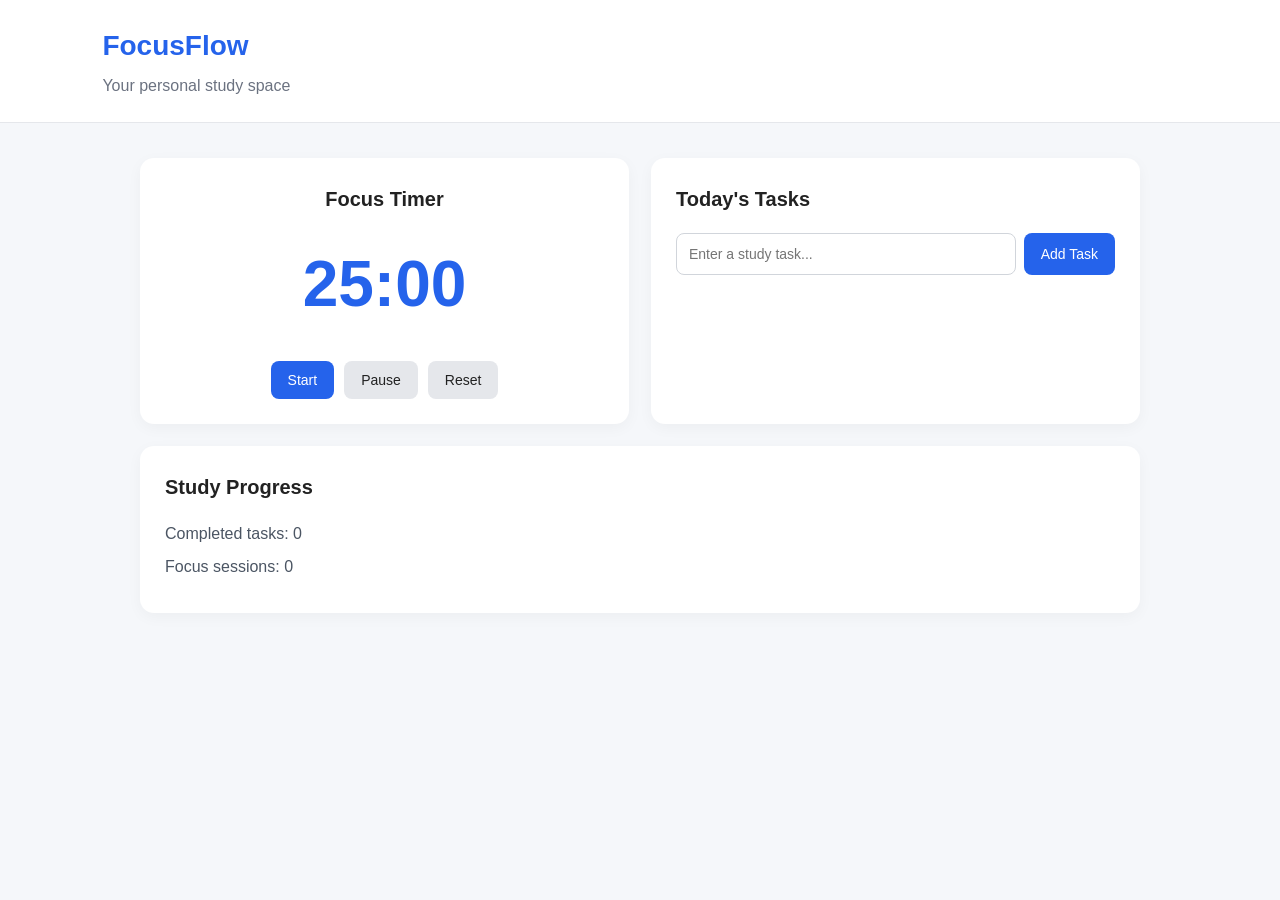
<file: index.html>
<!DOCTYPE html>
<html lang="en">
<head>
  <meta charset="UTF-8">
  <meta name="viewport" content="width=device-width, initial-scale=1.0">
  <title>FocusFlow | Study Tracker</title>
  <link rel="stylesheet" href="style.css">
  <script src="script.js" defer></script>
</head>
<body>
  <header>
    <h1>FocusFlow</h1>
    <p>Your personal study space</p>
  </header>

  <main>
    <section class="timer-card">
      <h2>Focus Timer</h2>
      <div id="timer">25:00</div>

      <div class="timer-buttons">
        <button id="startBtn">Start</button>
        <button id="pauseBtn">Pause</button>
        <button id="resetBtn">Reset</button>
      </div>
    </section>

    <section class="tasks-card">
      <h2>Today's Tasks</h2>

      <form id="taskForm">
        <input
          type="text"
          id="taskInput"
          placeholder="Enter a study task..."
          required
        >
        <button type="submit">Add Task</button>
      </form>

      <ul id="taskList"></ul>
    </section>

    <section class="stats-card">
      <h2>Study Progress</h2>
      <p>Completed tasks: <span id="completedCount">0</span></p>
      <p>Focus sessions: <span id="sessionCount">0</span></p>
    </section>
  </main>
</body>
</html>
</file>
<file: style.css>
/* 1. Reset */
* {
  margin: 0;
  padding: 0;
  box-sizing: border-box;
}

body {
  font-family: Arial, sans-serif;
  background: #f5f7fa;
  color: #222;
  line-height: 1.6;
}

/* 2. Header */
header {
  background: #ffffff;
  padding: 24px 8%;
  border-bottom: 1px solid #e5e7eb;
}

header h1 {
  color: #2563eb;
  font-size: 28px;
}

header p {
  color: #6b7280;
  margin-top: 4px;
}

/* 3. Main layout */
main {
  width: 90%;
  max-width: 1000px;
  margin: 35px auto;
  display: grid;
  grid-template-columns: 1fr 1fr;
  gap: 22px;
}

section {
  background: #ffffff;
  padding: 25px;
  border-radius: 14px;
  box-shadow: 0 4px 15px rgba(0, 0, 0, 0.04);
}

h2 {
  font-size: 20px;
  margin-bottom: 18px;
}

/* 4. Timer */
.timer-card {
  text-align: center;
}

#timer {
  font-size: 64px;
  font-weight: bold;
  color: #2563eb;
  margin: 15px 0 25px;
  font-variant-numeric: tabular-nums;
}

.timer-buttons {
  display: flex;
  justify-content: center;
  gap: 10px;
}

/* 5. Buttons */
button {
  border: none;
  padding: 11px 17px;
  border-radius: 8px;
  background: #2563eb;
  color: white;
  cursor: pointer;
  font-size: 14px;
  transition: background 0.2s;
}

button:hover {
  background: #1d4ed8;
}

#pauseBtn,
#resetBtn {
  background: #e5e7eb;
  color: #222;
}

#pauseBtn:hover,
#resetBtn:hover {
  background: #d1d5db;
}

/* 6. Task input */
#taskForm {
  display: flex;
  gap: 8px;
  margin-bottom: 20px;
}

#taskInput {
  min-width: 0;
  flex: 1;
  padding: 12px;
  border: 1px solid #d1d5db;
  border-radius: 8px;
  outline: none;
  font-size: 14px;
}

#taskInput:focus {
  border-color: #2563eb;
}

/* 7. Task list */
#taskList {
  list-style: none;
}

#taskList li {
  display: flex;
  align-items: center;
  gap: 10px;
  padding: 12px 0;
  border-bottom: 1px solid #eee;
  overflow-wrap: anywhere;
}

#taskList li input[type="checkbox"] {
  accent-color: #2563eb;
  width: 17px;
  height: 17px;
  flex-shrink: 0;
}

#taskList li span {
  flex: 1;
}

#taskList li.completed span {
  text-decoration: line-through;
  color: #9ca3af;
}

#taskList .delete-btn {
  background: #fee2e2;
  color: #b91c1c;
  padding: 6px 10px;
}

/* 8. Progress section */
.stats-card {
  grid-column: 1 / -1;
}

.stats-card p {
  margin: 8px 0;
  color: #4b5563;
}

/* 9. Mobile responsiveness */
@media (max-width: 650px) {
  header {
    padding: 20px 5%;
  }

  main {
    width: 92%;
    grid-template-columns: 1fr;
    margin-top: 22px;
  }

  .stats-card {
    grid-column: auto;
  }

  #timer {
    font-size: 54px;
  }

  #taskForm {
    flex-wrap: wrap;
  }

  #taskInput {
    width: 100%;
    flex-basis: 100%;
  }
}
</file>
